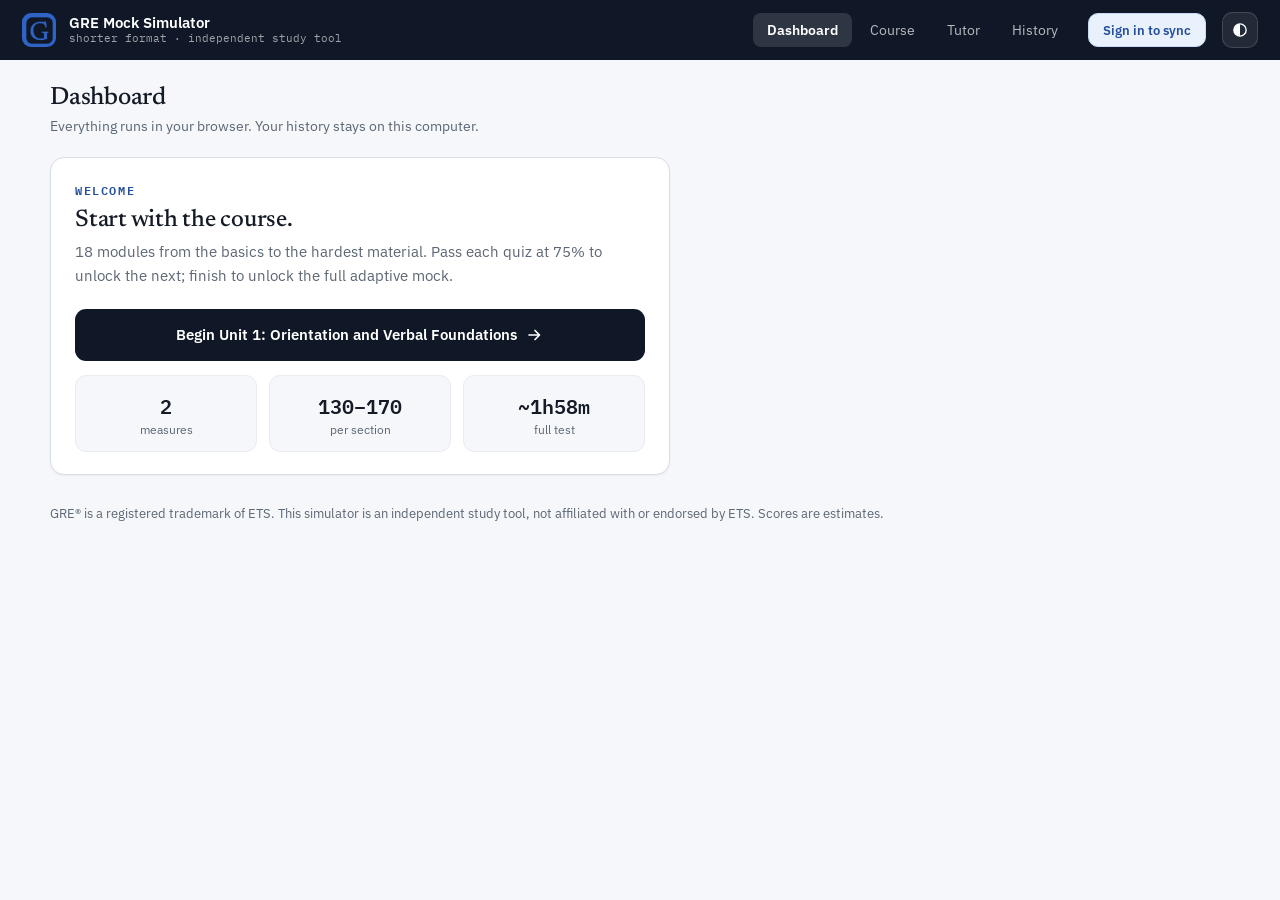
<file: index.html>
<!DOCTYPE html>
<html lang="en">
<head>
<meta charset="UTF-8">
<meta name="viewport" content="width=device-width, initial-scale=1, viewport-fit=cover">
<title>GRE Mock Exam Simulator</title>
<link rel="manifest" href="manifest.webmanifest">
<link rel="apple-touch-icon" href="icons/apple-touch-icon.png">
<meta name="apple-mobile-web-app-capable" content="yes">
<meta name="apple-mobile-web-app-title" content="GRE">
<meta name="apple-mobile-web-app-status-bar-style" content="black-translucent">
<meta name="theme-color" content="#101827">
<script src="js/theme.js"></script>
<link rel="stylesheet" href="css/style.css">
</head>
<body>
<div id="app"></div>

<!-- Question bank -->
<script src="data/essays.js"></script>
<script src="data/verbal-easy.js"></script>
<script src="data/verbal-medium.js"></script>
<script src="data/verbal-hard.js"></script>
<script src="data/verbal-2.js"></script>
<script src="data/passages-2.js"></script>
<script src="data/quant-easy.js"></script>
<script src="data/quant-medium.js"></script>
<script src="data/quant-hard.js"></script>
<script src="data/quant-hard2.js"></script>
<script src="data/quant-topics.js"></script>

<!-- Study course (course-extra grows the quiz pools; must load after the units) -->
<script src="data/course-u1.js"></script>
<script src="data/course-u2.js"></script>
<script src="data/course-u3.js"></script>
<script src="data/course-u4.js"></script>
<script src="data/course-u5.js"></script>
<script src="data/course-extra.js"></script>

<!-- App -->
<script src="js/scoring.js"></script>
<script src="js/ai.js"></script>
<script src="js/calculator.js"></script>
<script src="js/exam.js"></script>
<script src="js/results.js"></script>
<script src="js/tutor.js"></script>
<script src="js/course.js"></script>
<script src="js/sync.js"></script>
<script src="js/app.js"></script>
<script src="js/pwa.js"></script>
</body>
</html>
</file>
<file: css/style.css>
/* GRE Mock Exam Simulator - design system
   Same system as the Network+ redesign, tuned for an academic adaptive test.
   Study mode is editorial and motivating; exam mode is a calm PowerPrep-style
   workspace. Verbal reads in a serif; data and scores speak in mono.
   Fonts are bundled locally (fonts/), no CDN, no network at runtime. */

/* ================= fonts ================= */

@font-face { font-family: "IBM Plex Sans"; font-style: normal; font-weight: 400;
  src: url("../fonts/ibm-plex-sans-400.woff2") format("woff2"); font-display: swap; }
@font-face { font-family: "IBM Plex Sans"; font-style: normal; font-weight: 500;
  src: url("../fonts/ibm-plex-sans-500.woff2") format("woff2"); font-display: swap; }
@font-face { font-family: "IBM Plex Sans"; font-style: normal; font-weight: 600;
  src: url("../fonts/ibm-plex-sans-600.woff2") format("woff2"); font-display: swap; }
@font-face { font-family: "IBM Plex Sans"; font-style: normal; font-weight: 700;
  src: url("../fonts/ibm-plex-sans-700.woff2") format("woff2"); font-display: swap; }
@font-face { font-family: "IBM Plex Mono"; font-style: normal; font-weight: 400;
  src: url("../fonts/ibm-plex-mono-400.woff2") format("woff2"); font-display: swap; }
@font-face { font-family: "IBM Plex Mono"; font-style: normal; font-weight: 500;
  src: url("../fonts/ibm-plex-mono-500.woff2") format("woff2"); font-display: swap; }
@font-face { font-family: "IBM Plex Mono"; font-style: normal; font-weight: 600;
  src: url("../fonts/ibm-plex-mono-600.woff2") format("woff2"); font-display: swap; }
@font-face { font-family: "Newsreader"; font-style: normal; font-weight: 400;
  src: url("../fonts/newsreader-400.woff2") format("woff2"); font-display: swap; }
@font-face { font-family: "Newsreader"; font-style: normal; font-weight: 500;
  src: url("../fonts/newsreader-500.woff2") format("woff2"); font-display: swap; }

/* ================= tokens ================= */

:root {
  --paper: #ffffff;
  --sub: #f5f7fa;
  --sub2: #eef1f6;
  --faint: #e9ecf1;
  --line: #d7dde4;
  --page: #dde2e9;

  --ink: #141a26;
  --muted: #5c6674;

  --headink: #101827;
  --figure-ink: #101827;
  --headink2: #1b2740;
  --exam-head: #0d1420;

  --accent: #2f63c6;
  --accent2: #244f9e;
  --accentsoft: #e9f1fc;
  --accent-border: #c6dbf6;

  /* each measure gets its own hue: verbal blue, quant amber */
  --verbal: #2f63c6;
  --quant: #c47b2a;
  --quantsoft: #f7ecde;

  --good: #177a44;  --goodsoft: #e6f4ec;  --good-border: #b6ddc4;
  --good-tint: #f4faf6; --good-chip: #cfe8d8; --good-row: #d6ebdd;
  --bad: #b32d2d;   --badsoft: #fbeaea;   --bad-border: #e2b4b4;
  --amber: #b0710a; --ambersoft: #fbf1dd; --amber-border: #ecd3a2;
  --amber-soft-border: #f0d9b3;

  /* exam choice selection: flat PowerPrep-style tint, not a card */
  --pick: #dcebfa;
  --pick-border: #9dc0e8;

  /* chrome ink + overlays (white text/glyphs + hover films on permanently-dark chrome) */
  --on-dark: #ffffff;
  --on-dark-85: rgba(255, 255, 255, .85);
  --on-dark-70: rgba(255, 255, 255, .7);
  --on-dark-60: rgba(255, 255, 255, .6);
  --on-dark-55: rgba(255, 255, 255, .55);
  --on-dark-50: rgba(255, 255, 255, .5);
  --on-dark-45: rgba(255, 255, 255, .45);
  --overlay-08: rgba(255, 255, 255, .08);
  --overlay-10: rgba(255, 255, 255, .1);
  --overlay-13: rgba(255, 255, 255, .13);
  --overlay-14: rgba(255, 255, 255, .14);
  --overlay-15: rgba(255, 255, 255, .15);
  --overlay-18: rgba(255, 255, 255, .18);
  --accent-lite: #3f7be0;
  --accent-glow: rgba(63, 123, 224, .35);
  --tbtn-on-bg: rgba(63, 123, 224, .28);
  --next-shadow: rgba(47, 99, 198, .28);

  /* hovers (light-mode hover fills) */
  --headink-hover: #1c2740;
  --exam-head-hover: #18202f;
  --hover-soft: #f2f6fb;
  --accentsoft-hover: #ddebfb;
  --bad-hover: #9d2626;
  --good-hover: #14663a;
  --white-hover: #eef2f8;
  --essaytool-hover: #e3e8f0;
  --tool-line-hover: #c3ccd6;
  --good-tint-hover: #ecf6f0;

  /* semantic inks (text/figure roles, split from surfaces) */
  --pill-ink: #3d4756;
  --hero-eyebrow: #9db6e6;
  --hero-sub: #b9c4da;
  --hero-meta: #c3cee2;
  --amber-ink: #6b5417;
  --good-ink: #2c5a3f;
  --good-border2: #bfe3cd;
  --track-amber: #f0e0c2;
  --good-alt: #5b9a72;
  --directions-ink: #333;
  --marker-border: #444;
  --field-border: #555;
  --field-bg: #ffffff;
  --passage-ink: #20262f;
  --di-border: #333;
  --lesson-ink: #2a3140;

  /* exam surfaces (calculator, banners, veil) */
  --calc-body: #dfe5ec;
  --calc-frame: #8896a8;
  --calc-shadow: rgba(0, 0, 0, .34);
  --calc-display-line: #99a;
  --calc-btn: #f4f6f9;
  --calc-btn-line: #97a3b4;
  --calc-btn-op: #cdd8e6;
  --calc-btn-op-hover: #dbe3ee;
  --good-grad: #1f9455;
  --bad-grad: #c93b3b;
  --veil: rgba(8, 12, 20, .62);

  /* JS-drawn SVG chart inks/fills (rendered on --paper cards).
     Light values are the exact former hardcoded literals — light mode is a no-op. */
  --chart-axis:         #333;     /* axes, baselines, bar/pie outlines, swatch borders */
  --chart-grid:         #ddd;     /* DI gridlines */
  --chart-label:        #333;     /* DI tick / category labels */
  --chart-label-muted:  #555;     /* DI unit tags, figure notes */
  --chart-label-strong: #222;     /* DI pie legend text */
  --chart-stroke:       #222;     /* DI line-series strokes + filled markers */
  --chart-fill-1: #ffffff;  --chart-fill-2: #c8ced6;  --chart-fill-3: #9aa4b0;
  --chart-fill-4: #6b7684;  --chart-fill-5: #3d4854;  --chart-fill-6: #e8ebef;
  --chart-trend-axis:   #8a94a2;  /* results trend baseline */
  --chart-trend-grid:   #e3e7ec;  /* results trend gridlines */

  --r-frame: 16px; --r-card: 14px; --r-ctl: 10px; --r-input: 8px; --r-pill: 999px;

  --shadow-card: 0 1px 2px rgba(16, 24, 40, .05);
  --shadow-frame: 0 1px 2px rgba(16, 24, 40, .05), 0 18px 40px -20px rgba(16, 24, 40, .22);
  --shadow-modal: 0 24px 60px rgba(0, 0, 0, .4);

  --focus-ring: 0 0 0 3px rgba(47, 99, 198, .45);

  /* motion scale: press < micro < state < screen < enter.
     --mo-press is pointer-down acknowledgement (must feel like the control,
     not like a transition); --mo-enter is reserved for the two authored
     arrivals (verdict banners); --mo-step is one beat of sibling stagger. */
  --mo-press: 80ms;
  --mo-micro: 130ms;
  --mo-state: 220ms;
  --mo-theme: 200ms;
  --mo-screen: 300ms;
  --mo-enter: 400ms;
  --mo-step: 40ms;
  --mo-pulse: 720ms;   /* one beat of a repeating attention cue */
  --ease-out: cubic-bezier(.2, .7, .3, 1);
  --ease-in: cubic-bezier(.5, 0, .8, .4);
  /* exponential deceleration — arrivals that settle instead of coasting */
  --ease-settle: cubic-bezier(.16, 1, .3, 1);

  --font-sans: "IBM Plex Sans", system-ui, -apple-system, "Segoe UI", Roboto, sans-serif;
  --font-mono: "IBM Plex Mono", ui-monospace, Consolas, "Courier New", monospace;
  --font-serif: "Newsreader", Georgia, "Times New Roman", serif;
}

/* ================= base ================= */

* { box-sizing: border-box; }

html, body {
  margin: 0; padding: 0; height: 100%;
  font-family: var(--font-sans);
  font-size: 16px;
  color: var(--ink);
  background: var(--sub);
  -webkit-font-smoothing: antialiased;
}

#app {
  height: 100%; display: flex; flex-direction: column;
  /* Standalone on iOS the navy header runs under the status bar. Because
     box-sizing is border-box and height is 100%, this padding is drawn inside
     the height, so the column shrinks by exactly the inset and --headink shows
     through the strip.
     env() is 0px off-iOS, making this a no-op in a browser tab. */
  padding-top: env(safe-area-inset-top);
  background: var(--headink);
}
/* .tophead and .crumb are --headink, but .examhead is --exam-head: a
   deliberately elevated tier, and a different value in BOTH themes. Without
   this the strip would seam against the exam toolbar mid-test — on device, in
   the app's primary use case. Browsers without :has() simply get that seam. */
#app:has(> .examhead) { background: var(--exam-head); }

button { font-family: inherit; cursor: pointer; }
input, select, textarea { font-family: inherit; }

:focus-visible { outline: none; box-shadow: var(--focus-ring); border-radius: 6px; }
button:disabled { opacity: .5; cursor: not-allowed; }

/* Baseline interaction easing for every control that does not declare its own.
   Scoped to interactive elements on purpose: a `*` transition repaints the
   whole document on a theme switch. Components below that redeclare
   `transition` all carry box-shadow so the focus ring still resolves. */
button, summary, input, select, textarea, [tabindex] {
  transition: background-color var(--mo-micro) var(--ease-out),
    border-color var(--mo-micro) var(--ease-out),
    box-shadow var(--mo-micro) var(--ease-out),
    transform var(--mo-press) var(--ease-out);
}

/* Pointer-down: the control gives by a hair and returns. Grouped here so the
   press reads identically everywhere instead of drifting per component. */
.btn:active:not(:disabled),
.tool:active,
.mod-row:active:not(.locked),
.tbtn:active:not(:disabled),
.themebtn:active,
.seg button:active,
.guides button:active,
.essay-toolbar button:active,
.calc-grid button:active,
.calc-transfer:active,
.linkish:active,
.syncpill:active {
  transform: translateY(1px);
  transition-duration: var(--mo-press);
}

/* Theme switch smoothing.
   Deliberately an explicit list of large, static surfaces rather than `*`:
   transitioning every element repaints the whole document at once, which
   janks badly on the exam screens and makes every hover feel slow. Text
   colour is not in the list — inherited colour snaps on children anyway, and
   a half-faded ink is less readable than an instant one. Interactive
   controls redeclare `transition` above and simply change a little faster. */
html, body, #app, .stage,
.tophead, .crumb, .examhead, .substrip, .hairline, .lowtime,
.card, .panel, .progcard, .score-card, .rev-item, .attempt-row, .missrow,
.review-wrap, .stat, .pill, .lockpill, .expl, .rules .rule,
.modal, .modal .tile, .calc, .calc-display, .essay-prompt, .essay-readback,
.recovery-code, .empty .tile, .railhead .tile, .mod-ic, .cmap .dot,
.tbar-track, .progcard .track, .units .useg, .pips i,
.di-table th, .di-table td, .lesson code, .lesson th, .lesson td,
.lesson .keybox, .lesson .warnbox, .lesson .exambox, .lesson .worked {
  transition: background-color var(--mo-theme) var(--ease-out),
    border-color var(--mo-theme) var(--ease-out);
}

.icon { flex: 0 0 auto; }
.mono { font-family: var(--font-mono); }
.serif { font-family: var(--font-serif); }
.hidden { display: none !important; }

/* ================= study chrome ================= */

.tophead {
  display: flex; align-items: center; justify-content: space-between;
  gap: 16px; padding: 0 22px; height: 60px; flex: 0 0 auto;
  background: var(--headink); color: var(--on-dark);
}
.tophead .brandwrap { display: flex; align-items: center; gap: 13px; min-width: 0; }
/* The mark supplies its own field and rounding, so the box is just a clip. */
.tophead .logo {
  width: 34px; height: 34px; flex: 0 0 auto; border-radius: 9px;
  overflow: hidden; display: block;
}
.tophead .logo img { display: block; width: 100%; height: 100%; }
.tophead .names { line-height: 1.15; min-width: 0; }
.tophead .pname { font-size: 14.5px; font-weight: 600; white-space: nowrap; }
.tophead .psub { font-family: var(--font-mono); font-size: 11px; opacity: .6; white-space: nowrap; }
.topnav { display: flex; align-items: center; gap: 4px; flex-wrap: wrap; }
.topnav button {
  background: none; border: none; color: var(--on-dark-70);
  font-size: 13.5px; padding: 8px 14px; border-radius: 8px;
  transition: background-color var(--mo-micro) var(--ease-out),
    color var(--mo-micro) var(--ease-out),
    box-shadow var(--mo-micro) var(--ease-out);
}
.topnav button:hover { color: var(--on-dark); background: var(--overlay-08); }
.topnav button.on { background: var(--overlay-13); color: var(--on-dark); font-weight: 600; }

/* ---- sync ---- */
.topright { display: flex; align-items: center; gap: 16px; min-width: 0; }
.syncwrap { display: flex; align-items: center; gap: 10px; }
.syncwrap .syncbtn { min-height: 34px; padding: 7px 14px; font-size: 13px; }
.syncwrap .syncnote {
  font-family: var(--font-mono); font-size: 11px; color: var(--amber);
  white-space: nowrap;
}
.syncpill {
  display: inline-flex; align-items: center; gap: 8px;
  background: var(--overlay-08); border: 1px solid var(--overlay-14);
  color: var(--on-dark); border-radius: var(--r-pill); padding: 6px 13px 6px 11px;
  font-size: 13px; font-weight: 600; max-width: 190px;
  transition: background-color var(--mo-micro) var(--ease-out),
    box-shadow var(--mo-micro) var(--ease-out),
    transform var(--mo-press) var(--ease-out);
}
.syncpill:hover { background: var(--overlay-14); }
.syncpill .u { overflow: hidden; text-overflow: ellipsis; white-space: nowrap; }
.syncpill .dot { width: 8px; height: 8px; border-radius: 50%; flex: 0 0 auto; background: var(--muted); }
.syncpill .dot.idle { background: var(--good); }
.syncpill .dot.offline { background: var(--muted); }
.syncpill .dot.error { background: var(--bad); }
.syncpill .dot.syncing { background: var(--amber); animation: syncpulse 1s var(--ease-out) infinite; }
@keyframes syncpulse { 50% { opacity: .3; } }

.themebtn {
  flex: 0 0 auto;
  display: inline-flex; align-items: center; justify-content: center;
  width: 36px; height: 36px; padding: 0;
  background: var(--overlay-08); border: 1px solid var(--overlay-14);
  color: var(--on-dark); border-radius: var(--r-ctl);
  font-size: 16px; line-height: 1;
  transition: background-color var(--mo-micro) var(--ease-out),
    box-shadow var(--mo-micro) var(--ease-out),
    transform var(--mo-press) var(--ease-out);
}
.themebtn:hover { background: var(--overlay-14); }
/* The glyph node is replaced on every theme change, so this entrance fires
   exactly when the theme lands — the mark arrives with the surfaces it names. */
.themebtn svg { display: block; animation: markin var(--mo-state) var(--ease-settle) both; }
@keyframes markin { from { opacity: 0; transform: scale(.55) rotate(-25deg); } }

/* auth modal (Task 6) */
.authtabs { display: flex; gap: 6px; margin-bottom: 16px; }
.authtabs button {
  flex: 1; padding: 9px; border-radius: var(--r-input); border: 1px solid var(--line);
  background: var(--sub); color: var(--muted); font-size: 13.5px; font-weight: 600;
}
.authtabs button.on { background: var(--accentsoft); border-color: var(--accent-border); color: var(--accent2); }
.authfield { margin-bottom: 12px; }
.authfield label { display: block; font-size: 12.5px; font-weight: 600; color: var(--ink); margin-bottom: 5px; }
.authfield input {
  width: 100%; padding: 10px 12px; border: 1px solid var(--line);
  border-radius: var(--r-input); font-size: 14px; background: var(--paper); color: var(--ink);
}
/* segmented six-cell PIN entry: cells are visual only; one opacity:0 input
   sits over the whole row as the source of truth + full-width hit target */
.pinfield .pin-wrap { position: relative; display: inline-block; }
.pin-cells { display: flex; gap: 8px; }
.pin-cell {
  width: 42px; height: 42px;
  display: flex; align-items: center; justify-content: center;
  border: 1px solid var(--line); background: var(--paper);
  border-radius: var(--r-input);
  font-family: var(--font-mono); font-size: 20px; line-height: 1; color: var(--ink);
  transition: border-color var(--mo-micro) var(--ease-out), box-shadow var(--mo-micro) var(--ease-out),
    background-color var(--mo-micro) var(--ease-out);
}
/* masked cell: larger, soft-gray dot (bank PIN-pad look). The briefly-revealed
   real digit keeps the base --ink color + 20px size for contrast. */
.pin-cell.masked { color: var(--muted); font-size: 30px; }
.pin-cell.active { border-color: var(--accent); background: var(--accentsoft); box-shadow: var(--focus-ring); }
.pin-wrap input.pin-input {
  position: absolute; inset: 0; width: 100%; height: 100%;
  margin: 0; padding: 0; border: 0; background: transparent;
  opacity: 0; caret-color: transparent; cursor: text; font-size: 16px; /* 16px avoids iOS focus zoom */
}
.autherr { color: var(--bad); font-size: 12.5px; margin: 4px 0 0; min-height: 1em; }
.authlink { margin-top: 4px; }
.ts-container { margin: 10px 0; min-height: 0; }
.recovery-code {
  font-family: var(--font-mono); font-size: 22px; font-weight: 600; letter-spacing: .12em;
  text-align: center; padding: 16px; margin: 14px 0;
  background: var(--sub); border: 1px solid var(--line); border-radius: var(--r-input);
  word-break: break-all;
}
.recovery-warn { color: var(--amber); font-size: 13px; }
.syncmeta { color: var(--muted); font-size: 13px; }

.crumb {
  display: flex; align-items: center; gap: 11px;
  height: 56px; flex: 0 0 auto; padding: 0 22px;
  background: var(--headink); color: var(--on-dark); font-size: 13.5px;
}
.crumb button {
  display: inline-flex; align-items: center; gap: 8px;
  background: none; border: none; color: var(--on-dark-60);
  font-size: 13.5px; padding: 6px; border-radius: 7px;
}
.crumb button:hover { color: var(--on-dark); background: var(--overlay-08); }
.crumb .sep { opacity: .4; }
.crumb .cur { font-weight: 600; }
.crumb .right { margin-left: auto; font-family: var(--font-mono); font-size: 12px; opacity: .75; }

/* ================= exam chrome (PowerPrep-style toolbar) ================= */

.examhead {
  display: flex; align-items: center; justify-content: space-between;
  gap: 16px; padding: 0 18px; height: 54px; flex: 0 0 auto;
  background: var(--exam-head); color: var(--on-dark);
}
.examhead .etitle { font-size: 13px; font-weight: 600; }
.examhead .enote {
  font-family: var(--font-mono); font-size: 10.5px; color: var(--on-dark-45);
}
.examhead .note-right {
  font-family: var(--font-mono); font-size: 12px; color: var(--on-dark-55);
}
.examhead .ro { text-align: right; }
.examhead .ro .lbl {
  display: block; font-size: 10px; text-transform: uppercase;
  letter-spacing: .1em; color: var(--on-dark-50);
}
.examhead .ro .val {
  font-family: var(--font-mono); font-size: 17px; font-weight: 600;
  font-variant-numeric: tabular-nums;
}

.toolbar { display: flex; align-items: center; gap: 2px; }
.tbtn {
  display: flex; flex-direction: column; align-items: center; gap: 2px;
  padding: 6px 9px; border: none; border-radius: 7px;
  background: none; color: var(--on-dark-85);
  transition: background-color var(--mo-micro) var(--ease-out),
    color var(--mo-micro) var(--ease-out),
    opacity var(--mo-micro) var(--ease-out),
    box-shadow var(--mo-micro) var(--ease-out),
    transform var(--mo-press) var(--ease-out);
}
.tbtn .lb { font-size: 9.5px; }
.tbtn:hover:not(:disabled) { background: var(--overlay-10); }
.tbtn:disabled { opacity: .45; cursor: not-allowed; }
.tbtn.wide { padding: 6px 11px; }
.tbtn.marked { background: var(--amber); color: var(--on-dark); }
.tbtn.on { background: var(--tbtn-on-bg); color: var(--on-dark); }
.tbtn.next { background: var(--accent); color: var(--on-dark); }
.tbtn.next:hover:not(:disabled) { background: var(--accent-lite); }
.toolsep { width: 1px; align-self: stretch; margin: 8px 6px; background: var(--overlay-15); }

/* sub-strip: question counter + hideable timer */
.substrip {
  display: flex; align-items: center; justify-content: space-between;
  gap: 12px; flex: 0 0 auto; padding: 8px 20px;
  background: var(--sub2); border-bottom: 1px solid var(--line);
  font-size: 13px;
}
.substrip .qcount { display: inline-flex; align-items: center; gap: 7px; font-weight: 700; }
.substrip .qcount .fl { color: var(--amber); }
.substrip .right { display: flex; align-items: center; gap: 12px; }
.substrip .hidebtn {
  background: none; border: none; padding: 2px 4px;
  color: var(--accent2); font-size: 13px; text-decoration: underline;
}
.substrip .hidebtn:hover { color: var(--accent); }
.substrip .hidebtn:disabled { color: var(--muted); text-decoration: underline; }
.substrip .timer {
  font-family: var(--font-mono); font-weight: 700;
  font-variant-numeric: tabular-nums; min-width: 54px; text-align: right;
}
/* Five-minute warning. Three pulses announce the mark, then the clock settles
   into a steady red it can hold for the rest of the section — a hard blink
   running for five straight minutes is a distraction, not a warning. */
.substrip .timer.low {
  color: var(--bad);
  animation: timerwarn var(--mo-pulse) var(--ease-out) 3 both;
}
@keyframes timerwarn { 40% { opacity: .34; } }

.lowtime {
  display: flex; align-items: center; gap: 10px; flex: 0 0 auto;
  background: var(--badsoft); border-bottom: 1px solid var(--bad-border);
  color: var(--bad); padding: 11px 20px;
  font-size: 13.5px; font-weight: 600;
  /* unhidden mid-section: it resolves in place rather than snapping into flow */
  animation: lowbarin var(--mo-state) var(--ease-settle) both;
}
@keyframes lowbarin { from { opacity: 0; transform: translateY(-4px); } }

.hairline { height: 3px; flex: 0 0 auto; background: var(--sub2); }
.hairline > i {
  display: block; height: 100%; background: var(--accent);
  transition: width var(--mo-state) var(--ease-settle);
}

/* ================= stage ================= */

.stage { flex: 1; overflow: auto; background: var(--sub); }
/* Bottom inset keeps scrolled content clear of the iPhone home indicator.
   The variant rules below redeclare the padding shorthand at higher
   specificity, so they must carry the env() term too or the inset silently
   vanishes on exactly the most scroll-heavy screens in the app. */
.stage-inner {
  max-width: 980px; margin: 0 auto;
  padding: 26px 30px calc(40px + env(safe-area-inset-bottom));
}
.stage-inner.wide { max-width: 1240px; }
.stage-inner.reader { max-width: 800px; padding: 34px 30px calc(40px + env(safe-area-inset-bottom)); }
.stage-inner.exam { max-width: 1020px; padding: 22px 30px calc(34px + env(safe-area-inset-bottom)); }
.stage-inner.exam.splitwide { max-width: 1180px; }
.screen-in { animation: dashin var(--mo-screen) var(--ease-settle) both; }
@keyframes dashin { from { opacity: 0; transform: translateY(7px); } }
/* Exam screens do not travel. Test-delivery software cuts between questions;
   anything that slides reads as a website and breaks the PowerPrep illusion. */
.stage-inner.exam.screen-in { animation: fadein var(--mo-micro) var(--ease-out) both; }
@keyframes fadein { from { opacity: 0; } }

.screen-title {
  font-family: var(--font-serif);
  font-size: 25px; font-weight: 500; letter-spacing: -.01em; margin: 0 0 4px;
}
.screen-title:focus, .screen-title:focus-visible,
.lesson-h1:focus, .lesson-h1:focus-visible { outline: none; box-shadow: none; }
.screen-sub { color: var(--muted); font-size: 14px; line-height: 1.6; margin: 0 0 20px; }
.footnote { color: var(--muted); font-size: 12.5px; line-height: 1.6; margin-top: 28px; }
.eyebrow {
  font-family: var(--font-mono); font-size: 11.5px; font-weight: 600;
  text-transform: uppercase; letter-spacing: .14em; color: var(--accent2);
}

/* ================= buttons ================= */

.btn {
  display: inline-flex; align-items: center; justify-content: center; gap: 9px;
  min-height: 44px; padding: 13px 20px;
  border-radius: var(--r-ctl); border: 1px solid transparent;
  background: var(--headink); color: var(--on-dark);
  font-size: 14.5px; font-weight: 600; line-height: 1;
  transition: background-color var(--mo-micro) var(--ease-out),
    border-color var(--mo-micro) var(--ease-out),
    box-shadow var(--mo-micro) var(--ease-out),
    transform var(--mo-press) var(--ease-out);
}
.btn:hover:not(:disabled) { background: var(--headink-hover); }
.btn.exam { background: var(--exam-head); }
.btn.exam:hover:not(:disabled) { background: var(--exam-head-hover); }
.btn.secondary { background: var(--paper); border-color: var(--line); color: var(--ink); }
.btn.secondary:hover:not(:disabled) { background: var(--hover-soft); }
.btn.soft { background: var(--accentsoft); border-color: var(--accent-border); color: var(--accent2); }
.btn.soft:hover:not(:disabled) { background: var(--accentsoft-hover); }
.btn.accent { background: var(--accent); color: var(--on-dark); }
.btn.accent:hover:not(:disabled) { background: var(--accent2); }
.btn.danger { background: var(--bad); color: var(--on-dark); }
.btn.danger:hover:not(:disabled) { background: var(--bad-hover); }
.btn.danger-outline { background: var(--paper); border-color: var(--bad-border); color: var(--bad); }
.btn.danger-outline:hover:not(:disabled) { background: var(--badsoft); }
.btn.good { background: var(--good); color: var(--on-dark); }
.btn.good:hover:not(:disabled) { background: var(--good-hover); }
.btn.white { background: var(--on-dark); color: var(--headink); }
.btn.white:hover:not(:disabled) { background: var(--white-hover); }
.btn.wide { width: 100%; }
.btn.big { padding: 16px; border-radius: 11px; font-size: 15px; }
.btnrow { display: flex; gap: 12px; margin-top: 20px; flex-wrap: wrap; }

.linkish {
  background: none; border: none; color: var(--accent2);
  font-size: 13px; font-weight: 600; padding: 6px 8px; border-radius: 6px;
}
.linkish:hover { background: var(--accentsoft); }

/* ================= cards, pills ================= */

.card {
  background: var(--paper); border: 1px solid var(--line);
  border-radius: var(--r-card); box-shadow: var(--shadow-card);
  padding: 22px 24px; margin-bottom: 16px;
}
.card > h3 { margin: 0 0 14px; font-size: 15px; font-weight: 600; }
.card p, .card li { font-size: 14.5px; line-height: 1.6; }
.card > p:last-child { margin-bottom: 0; }
.cardhead {
  display: flex; align-items: center; justify-content: space-between;
  gap: 12px; margin-bottom: 14px;
}
.cardhead h3 { margin: 0; font-size: 16px; font-weight: 600; }

.pill {
  display: inline-flex; align-items: center; gap: 5px;
  font-family: var(--font-mono); font-size: 11.5px;
  background: var(--sub2); border: 1px solid var(--faint);
  border-radius: 6px; padding: 3px 9px; color: var(--pill-ink); white-space: nowrap;
}
.pill.good { background: var(--goodsoft); border-color: var(--good-chip); color: var(--good); font-weight: 600; }
.pill.bad { background: var(--badsoft); border-color: var(--bad-border); color: var(--bad); font-weight: 600; }
.pill.amber { background: var(--ambersoft); border-color: var(--amber-soft-border); color: var(--amber); font-weight: 600; }
.pill.accent { background: var(--accentsoft); border-color: var(--accent-border); color: var(--accent2); font-weight: 600; }
.pillrow { display: flex; gap: 6px; flex-wrap: wrap; margin-bottom: 16px; }

.lockpill {
  display: inline-flex; align-items: center; gap: 7px;
  font-size: 12.5px; font-weight: 600; color: var(--muted);
  background: var(--sub2); border: 1px solid var(--line);
  padding: 5px 11px; border-radius: var(--r-pill);
}
.lockpill.good { background: var(--goodsoft); border-color: var(--good-chip); color: var(--good); }

.expl {
  background: var(--sub); border-left: 4px solid var(--accent);
  border-radius: 0 8px 8px 0; padding: 12px 16px; margin-top: 12px;
  font-size: 14px; line-height: 1.55;
}
.expl .tip { margin-top: 8px; color: var(--amber); }

/* ================= dashboard ================= */

.dash { display: grid; grid-template-columns: 1.9fr minmax(300px, 1fr); gap: 24px; align-items: start; }
.dash-main { display: flex; flex-direction: column; gap: 20px; min-width: 0; }
.dash-rail { display: flex; flex-direction: column; gap: 16px; }
@media (max-width: 900px) { .dash { grid-template-columns: 1fr; } }

/* The dashboard is the one editorial surface in the app, so its two columns
   resolve top-down instead of arriving as a slab. Capped at four beats
   (160ms) so the whole gesture finishes inside the screen transition. */
.dash-main > *, .dash-rail > * { animation: cardin var(--mo-state) var(--ease-settle) both; }
.dash-main > :nth-child(2), .dash-rail > :nth-child(2) { animation-delay: var(--mo-step); }
.dash-main > :nth-child(3), .dash-rail > :nth-child(3) { animation-delay: calc(var(--mo-step) * 2); }
.dash-main > :nth-child(4), .dash-rail > :nth-child(4) { animation-delay: calc(var(--mo-step) * 3); }
.dash-main > :nth-child(n+5), .dash-rail > :nth-child(n+5) { animation-delay: calc(var(--mo-step) * 4); }
@keyframes cardin { from { opacity: 0; transform: translateY(5px); } }

.hero {
  position: relative; overflow: hidden;
  background: linear-gradient(135deg, var(--headink), var(--headink2));
  border-radius: var(--r-frame); padding: 26px 28px; color: var(--on-dark);
}
.hero::before {
  content: ""; position: absolute; right: -40px; top: -40px;
  width: 220px; height: 220px; border-radius: 50%;
  background: radial-gradient(circle, var(--accent-glow), transparent 68%);
}
.hero .inner { position: relative; }
.hero .eyebrow { color: var(--hero-eyebrow); }
.hero .splitrow {
  display: flex; align-items: flex-end; justify-content: space-between;
  gap: 20px; margin-top: 12px; flex-wrap: wrap;
}
.hero .unit { font-size: 13px; color: var(--hero-sub); margin-bottom: 4px; }
.hero h2 {
  margin: 0; font-family: var(--font-serif);
  font-size: 27px; font-weight: 500; letter-spacing: -.01em; line-height: 1.15;
}
.hero .meta {
  display: flex; align-items: center; gap: 16px; flex-wrap: wrap;
  margin-top: 12px; font-size: 13px; color: var(--hero-meta);
}
.hero .meta span { display: inline-flex; align-items: center; gap: 6px; }

.units { display: flex; gap: 6px; margin-bottom: 10px; }
.units .u { flex: 1; }
.units .useg { height: 12px; border-radius: 6px; background: var(--sub2); border: 1px solid var(--faint); }
.units .u.done .useg { background: var(--good); border-color: var(--good); }
.units .u.cur .useg { border-color: transparent; }
.units .ulbl {
  display: block; text-align: center; margin-top: 6px;
  font-family: var(--font-mono); font-size: 10px; color: var(--muted);
}
.units .u.done .ulbl { color: var(--good); font-weight: 600; }
.units .u.cur .ulbl { color: var(--accent2); font-weight: 600; }

.readyfoot {
  display: flex; align-items: baseline; justify-content: space-between;
  gap: 14px; margin-top: 14px;
}
.readyfoot .msg { font-size: 13.5px; color: var(--muted); }
.readyfoot .num { font-family: var(--font-mono); white-space: nowrap; }
.readyfoot .num b { font-size: 22px; font-weight: 700; color: var(--ink); }
.readyfoot .num span { font-size: 13px; color: var(--muted); }

/* recent diagnostic scores: paired V/Q bars per attempt */
.vqlegend { display: flex; gap: 14px; font-size: 12.5px; }
.vqlegend span { display: inline-flex; align-items: center; gap: 6px; }
.vqlegend i { width: 11px; height: 11px; border-radius: 3px; display: inline-block; }
.vqlegend i.v { background: var(--verbal); }
.vqlegend i.q { background: var(--quant); }

.vqchart {
  display: flex; align-items: flex-end; gap: 6px;
  height: 112px; border-bottom: 1px solid var(--faint);
}
.vqchart .grp {
  flex: 1; display: flex; flex-direction: column; align-items: center;
  justify-content: flex-end; gap: 6px; height: 100%;
}
.vqchart .bars {
  display: flex; gap: 3px; align-items: flex-end;
  justify-content: center; width: 100%; height: 100%;
}
.vqchart .bars i { width: 16px; border-radius: 4px 4px 0 0; min-height: 3px; }
.vqchart .bars i.v { background: var(--verbal); }
.vqchart .bars i.q { background: var(--quant); }
.vqchart .lbl { font-family: var(--font-mono); font-size: 11px; color: var(--muted); }
.takeaway { font-size: 12.5px; color: var(--muted); margin-top: 10px; line-height: 1.5; }

.railhead { display: flex; align-items: center; gap: 10px; }
.railhead .tile {
  width: 38px; height: 38px; flex: 0 0 auto; border-radius: 10px;
  display: flex; align-items: center; justify-content: center;
}
.railhead .tile.bad { background: var(--badsoft); color: var(--bad); }
.railhead .tile.good { background: var(--goodsoft); color: var(--good); }
.railhead .lbl { font-size: 13px; color: var(--muted); }
.railhead .val { font-size: 15px; font-weight: 600; }

.cmap { display: flex; flex-direction: column; gap: 11px; }
.cmap .row { display: flex; align-items: center; gap: 11px; font-size: 13.5px; }
.cmap .dot {
  width: 22px; height: 22px; flex: 0 0 auto; border-radius: 50%;
  display: inline-flex; align-items: center; justify-content: center;
  background: var(--sub2); border: 1px solid var(--line); color: var(--muted);
}
.cmap .row.done .dot { background: var(--good); border-color: var(--good); color: var(--on-dark); }
.cmap .row.cur { font-weight: 600; }
.cmap .row.cur .dot { background: var(--accent); border-color: var(--accent); color: var(--on-dark); }
.cmap .row.locked { color: var(--muted); }
.cmap .nm { flex: 1; }
.cmap .st { font-family: var(--font-mono); font-size: 11px; }
.cmap .row.done .st { color: var(--good); font-weight: 600; }
.cmap .row.cur .st { color: var(--accent2); }

.tools { display: flex; flex-direction: column; gap: 10px; }
.tool {
  display: flex; align-items: center; gap: 12px; width: 100%; text-align: left;
  background: var(--paper); border: 1px solid var(--line);
  border-radius: 12px; padding: 14px 16px;
  transition: background-color var(--mo-micro) var(--ease-out),
    border-color var(--mo-micro) var(--ease-out),
    box-shadow var(--mo-micro) var(--ease-out),
    transform var(--mo-press) var(--ease-out);
}
.tool:hover { background: var(--hover-soft); border-color: var(--tool-line-hover); }
/* the chevron leans toward the destination on hover */
.tool .chev { transition: transform var(--mo-state) var(--ease-settle); }
.tool:hover .chev { transform: translateX(3px); }
.tool .tile {
  width: 34px; height: 34px; flex: 0 0 auto; border-radius: 9px;
  background: var(--accentsoft); color: var(--accent2);
  display: flex; align-items: center; justify-content: center;
}
.tool .txt { flex: 1; min-width: 0; }
.tool .t1 { display: block; font-size: 14px; font-weight: 600; }
.tool .t2 { display: block; font-size: 12px; color: var(--muted); }
.tool .chev { color: var(--muted); }

.statgrid { display: flex; gap: 12px; margin-top: 14px; }
.stat {
  flex: 1; text-align: center; padding: 14px 8px;
  background: var(--sub); border: 1px solid var(--faint); border-radius: 11px;
}
.stat .v { font-family: var(--font-mono); font-size: 20px; font-weight: 700; }
.stat .l { font-size: 12px; color: var(--muted); }
.stat.good { background: var(--goodsoft); border-color: var(--good-chip); }
.stat.good .v { color: var(--good); }

.panel { border-radius: var(--r-card); padding: 22px 24px; }
.panel.amber { background: var(--ambersoft); border: 1px solid var(--amber-soft-border); }
.panel.good { background: var(--goodsoft); border: 1px solid var(--good-border2); text-align: center; padding: 24px; }
.panel .flag {
  display: flex; align-items: center; gap: 9px;
  font-family: var(--font-mono); font-size: 13px; font-weight: 600;
  text-transform: uppercase; letter-spacing: .06em; color: var(--amber);
}
.panel h3 { font-size: 20px; font-weight: 700; margin: 10px 0 4px; }
.panel p { font-size: 14px; margin: 0; }
.panel.amber p { color: var(--amber-ink); }
.panel.good p { color: var(--good-ink); margin: 8px 0 20px; }
/* one pip per exam section: shows how far the paused attempt got */
.pips { display: flex; gap: 5px; margin: 16px 0 20px; }
.pips i { flex: 1; height: 8px; border-radius: 4px; background: var(--track-amber); }
.pips i.done { background: var(--good); }
.pips i.cur { background: var(--amber); }
.panel .bigtile {
  width: 52px; height: 52px; border-radius: 14px; margin-bottom: 12px;
  background: var(--good); color: var(--on-dark);
  display: inline-flex; align-items: center; justify-content: center;
}
.panel .ctitle { font-family: var(--font-serif); font-size: 22px; font-weight: 500; }
.panel .cmeta { font-family: var(--font-mono); font-size: 12.5px; color: var(--good-ink); margin-top: 12px; }

/* ================= exam question body ================= */

.directions {
  font-style: italic; color: var(--directions-ink); font-size: 14px;
  line-height: 1.5; margin-bottom: 16px;
}

.qtext {
  font-family: var(--font-serif);
  font-size: 18px; line-height: 1.7; color: var(--ink);
}
.qtext p { margin: 0 0 12px; }
.qtext p:last-child { margin-bottom: 0; }

/* the filled blank inside a Text Completion sentence */
.tcblank {
  display: inline-block; min-width: 110px; padding: 0 6px;
  border-bottom: 1.5px solid var(--ink); text-align: center;
  font-weight: 600; color: var(--accent2);
}

.choices { display: flex; flex-direction: column; gap: 2px; margin-top: 20px; }
.choice {
  display: flex; align-items: center; gap: 12px;
  width: 100%; min-height: 44px; padding: 10px 12px; text-align: left;
  background: none; border: 1px solid transparent; border-radius: 5px;
  font-family: var(--font-serif); font-size: 16.5px; line-height: 1.5; color: var(--ink);
  transition: background-color var(--mo-micro) var(--ease-out),
    border-color var(--mo-micro) var(--ease-out),
    opacity var(--mo-micro) var(--ease-out),
    box-shadow var(--mo-micro) var(--ease-out);
}
.choice:hover:not(.ro) { background: var(--hover-soft); }
.choice.selected { background: var(--pick); border-color: var(--pick-border); }
/* The pick registers under the finger, before the handler runs. Rows never
   move — displacing serif text mid-read is worse than no feedback at all. */
.choice:active:not(.ro) { background-color: var(--pick); transition-duration: var(--mo-press); }
.choice .ctext { flex: 1; min-width: 0; }

/* markers come from the engine: oval = pick one, square = pick one-or-more / SE two */
.choice .oval, .choice .sqr {
  flex: 0 0 auto; border: 2px solid var(--marker-border); background: var(--field-bg);
  display: inline-flex; align-items: center; justify-content: center;
  color: transparent;
  transition: background-color var(--mo-press) var(--ease-out),
    border-color var(--mo-press) var(--ease-out),
    color var(--mo-press) var(--ease-out);
}
.choice .oval { width: 30px; height: 20px; border-radius: 50%; }
.choice .sqr { width: 20px; height: 20px; border-radius: 3px; }
/* Marked in the paper colour, not --on-dark. The fill is --ink, which inverts
   with the theme, so a fixed near-white glyph left the tick on a Sentence
   Equivalence / multi-answer box at ~1.03:1 in dark and night — you could not
   see which boxes you had ticked. --paper inverts with --ink and stays >13:1
   in all three themes. */
.choice.selected .oval, .choice.selected .sqr { background: var(--ink); color: var(--paper); }
/* The tick lands into the filled box rather than blinking on with it.
   A transition (not a keyframe) so a re-rendered answered question paints
   already-ticked instead of replaying the mark on every back-navigation. */
.choice .sqr .icon { transform: scale(.5); transition: transform var(--mo-state) var(--ease-settle); }
.choice.selected .sqr .icon,
.choice.correct .sqr .icon,
.choice.wrongpick .sqr .icon { transform: scale(1); }
.choice.dim { opacity: .65; }
.choice .maxhint {
  margin-left: auto; flex: 0 0 auto;
  font-family: var(--font-mono); font-size: 11.5px; color: var(--muted);
}

/* review states pair color with an icon + tag, never color alone */
.choice.ro { cursor: default; }
.choice.correct { background: var(--goodsoft); border-color: var(--good-border); }
.choice.correct .oval, .choice.correct .sqr { background: var(--good); border-color: var(--good); color: var(--on-dark); }
.choice.wrongpick { background: var(--badsoft); border-color: var(--bad-border); }
.choice.wrongpick .oval, .choice.wrongpick .sqr { background: var(--bad); border-color: var(--bad); color: var(--on-dark); }
.choice .tag {
  margin-left: auto; flex: 0 0 auto;
  display: inline-flex; align-items: center; gap: 5px;
  font-family: var(--font-sans); font-size: 12px; font-weight: 700; white-space: nowrap;
}
.choice.correct .tag { color: var(--good); }
.choice.wrongpick .tag { color: var(--bad); }

.selcount { font-family: var(--font-mono); font-size: 12px; color: var(--muted); margin-top: 14px; }

/* multi-blank Text Completion: one column of choices per blank */
.blank-cols { display: flex; gap: 16px; margin-top: 20px; flex-wrap: wrap; }
.blank-col { flex: 1; min-width: 180px; }
.blank-col h4 {
  margin: 0 0 8px;
  font-family: var(--font-mono); font-size: 11px; font-weight: 600;
  text-transform: uppercase; letter-spacing: .06em; color: var(--muted);
}
.blank-col .choice { font-size: 15.5px; }

/* Quantitative Comparison */
.qc-info { font-family: var(--font-serif); font-size: 16px; text-align: center; margin-bottom: 12px; }
.qc-table { width: 100%; max-width: 560px; margin: 6px auto 4px; border-collapse: collapse; }
.qc-table th { font-family: var(--font-sans); font-size: 15px; font-weight: 600; padding: 8px; width: 50%; }
.qc-table td { text-align: center; padding: 8px; font-family: var(--font-mono); font-size: 18px; }
.qc-line { border: none; border-top: 1px solid var(--line); max-width: 560px; margin: 12px auto; }
.choices.qc { max-width: 640px; margin-left: auto; margin-right: auto; }
.choices.qc .choice { font-family: var(--font-sans); font-size: 15.5px; align-items: flex-start; }
.choices.qc .oval { margin-top: 2px; }

/* Numeric entry */
.numentry { display: flex; align-items: center; gap: 10px; margin-top: 16px; }
.numentry input {
  font-family: var(--font-mono); font-size: 18px;
  padding: 9px 11px; width: 130px;
  border: 1.5px solid var(--field-border); border-radius: 4px; background: var(--field-bg); color: var(--ink);
}
.numentry .unit { font-size: 17px; }
.fracbar { display: inline-flex; flex-direction: column; align-items: center; gap: 5px; }
.fracbar input { width: 120px; text-align: center; padding: 8px; }
.fracbar hr { width: 120px; border: none; border-top: 2px solid var(--ink); margin: 0; }
.fracnote { font-family: var(--font-mono); font-size: 12px; color: var(--muted); margin-top: 12px; }
.correct-answer { margin-top: 14px; font-size: 15px; }

/* split screen: passage / data on the left, question on the right */
.split { display: grid; grid-template-columns: 1fr 1px 1fr; gap: 0 24px; }
.split .divider { background: var(--line); }
.passage { max-height: 460px; overflow-y: auto; padding-right: 8px; }
.passage-label {
  font-family: var(--font-mono); font-size: 12px; color: var(--muted);
  text-transform: uppercase; letter-spacing: .06em; margin-bottom: 8px;
}
.passage .ptext {
  font-family: var(--font-serif); font-size: 15.5px; line-height: 1.7; color: var(--passage-ink);
}
.passage .ptext p { margin: 0 0 12px; }
.passage .ptext p:last-child { margin-bottom: 0; }
@media (max-width: 900px) {
  .split { grid-template-columns: 1fr; gap: 18px; }
  .split .divider { height: 1px; width: 100%; }
  .passage { max-height: 320px; }
}

.figure { text-align: center; margin: 16px 0; }
.figure svg { max-width: 100%; height: auto; }

/* Data Interpretation display */
.di-table { border-collapse: collapse; width: 100%; margin: 10px 0; font-family: var(--font-sans); font-size: 14px; }
.di-table caption { font-weight: 600; font-size: 13.5px; padding-bottom: 6px; }
.di-table th, .di-table td { border: 1px solid var(--di-border); padding: 6px 10px; text-align: center; }
.di-table th { background: var(--sub2); font-weight: 600; }
.chartbox { margin: 12px 0; }
.chartbox .ctitle { text-align: center; font-weight: 600; font-size: 13.5px; margin-bottom: 6px; }
.chartbox svg { width: 100%; height: auto; }

/* ================= essay editor ================= */

.essay-wrap { display: flex; flex-direction: column; gap: 10px; }
.essay-prompt {
  background: var(--sub); border: 1px solid var(--line);
  border-radius: 10px; padding: 14px 18px;
}
.essay-prompt p { margin: 0; }
.essay-prompt p:first-child {
  font-family: var(--font-serif); font-size: 15.5px; line-height: 1.55; font-weight: 500;
}
.essay-prompt p + p { margin-top: 8px; font-size: 13px; color: var(--muted); line-height: 1.5; }
.essay-toolbar { display: flex; gap: 6px; align-items: center; flex-wrap: wrap; }
.essay-toolbar button {
  background: var(--sub2); border: 1px solid var(--line); border-radius: 6px;
  padding: 8px 13px; font-size: 13px; color: var(--ink); min-height: 36px;
}
.essay-toolbar button:hover { background: var(--essaytool-hover); }
.essay-toolbar .wc {
  margin-left: auto; font-family: var(--font-mono);
  font-size: 12.5px; color: var(--muted);
}
.essay-box {
  width: 100%; min-height: 340px; resize: vertical;
  border: 1.5px solid var(--field-border); border-radius: 6px; padding: 14px 16px;
  font-family: var(--font-sans); font-size: 15.5px; line-height: 1.6; color: var(--ink);
  background: var(--paper);
  transition: background-color var(--mo-theme) var(--ease-out),
    border-color var(--mo-micro) var(--ease-out),
    box-shadow var(--mo-micro) var(--ease-out);
}
.essay-box:focus-visible { border-color: var(--accent); box-shadow: var(--focus-ring); }

/* ================= section review table ================= */

.review-wrap { border: 1px solid var(--line); border-radius: 10px; overflow: hidden; }
.review-table { width: 100%; border-collapse: collapse; font-size: 13.5px; }
.review-table th {
  background: var(--sub2); text-align: left; padding: 9px 14px;
  font-family: var(--font-mono); font-size: 12px; font-weight: 600; letter-spacing: .04em;
}
.review-table th:last-child { text-align: center; }
.review-table td { padding: 9px 14px; border-top: 1px solid var(--faint); }
.review-table td:last-child { text-align: center; }
.review-table tbody tr {
  cursor: pointer;
  transition: background-color var(--mo-micro) var(--ease-out);
}
.review-table tbody tr:nth-child(even) { background: var(--sub); }
.review-table tbody tr:hover { background: var(--accentsoft); }
.review-table tbody tr.cur { background: var(--pick); }
.review-table tbody tr.cur td:first-child { font-weight: 600; }
.review-table .st { display: inline-flex; align-items: center; gap: 6px; font-size: 13px; }
.review-table .st.ans { color: var(--good); }
.review-table .st.not { color: var(--bad); font-weight: 700; }
.review-table .st.unseen { color: var(--muted); }
.review-table .mk { color: var(--amber); }

/* ================= calculator ================= */

.calc {
  position: fixed; z-index: 60; width: 252px;
  background: var(--calc-body); border: 1px solid var(--calc-frame); border-radius: 10px;
  box-shadow: 0 12px 34px var(--calc-shadow);
}
.calc-head {
  display: flex; align-items: center; justify-content: space-between;
  background: var(--exam-head); color: var(--on-dark);
  padding: 7px 11px; border-radius: 10px 10px 0 0;
  font-size: 12.5px; font-weight: 600; cursor: move; user-select: none;
}
.calc-head button {
  background: none; border: none; color: var(--on-dark); padding: 3px;
  display: inline-flex; align-items: center; border-radius: 4px;
}
.calc-head button:hover { background: var(--overlay-15); }
.calc-display {
  background: var(--field-bg); border: 1px solid var(--calc-display-line); margin: 8px;
  padding: 8px 10px; text-align: right;
  font-family: var(--font-mono); font-size: 20px; min-height: 38px;
  overflow: hidden; text-overflow: ellipsis;
}
.calc-mem {
  font-family: var(--font-mono); font-size: 11px; color: var(--muted);
  padding: 0 12px 2px; min-height: 13px;
}
.calc-grid { display: grid; grid-template-columns: repeat(5, 1fr); gap: 5px; padding: 2px 8px 10px; }
.calc-grid button {
  padding: 10px 0; border: 1px solid var(--calc-btn-line); border-radius: 4px;
  background: var(--calc-btn); color: var(--ink);
  font-family: var(--font-mono); font-size: 13.5px;
}
.calc-grid button:hover { background: var(--field-bg); }
.calc-grid button.op { background: var(--calc-btn-op); }
.calc-grid button.op:hover { background: var(--calc-btn-op-hover); }
.calc-grid button.eq { background: var(--accent); border-color: var(--accent); color: var(--on-dark); }
.calc-grid button.eq:hover { background: var(--accent-lite); }
.calc-transfer {
  display: block; margin: 0 8px 10px; width: calc(100% - 16px);
  padding: 8px; font-size: 12.5px;
  background: var(--sub2); border: 1px solid var(--calc-btn-line); border-radius: 4px; color: var(--ink);
}
.calc-transfer:hover { background: var(--field-bg); }

/* ================= results ================= */

.score-cards { display: grid; grid-template-columns: repeat(3, 1fr); gap: 14px; margin-bottom: 16px; }
.score-card {
  background: var(--paper); border: 1px solid var(--line);
  border-top: 3px solid var(--figure-ink);
  border-radius: 12px; padding: 18px 20px; text-align: center;
}
.score-card.v { border-top-color: var(--verbal); }
.score-card.q { border-top-color: var(--quant); }
.score-card .lbl {
  font-family: var(--font-mono); font-size: 11px;
  text-transform: uppercase; letter-spacing: .06em; color: var(--muted);
}
.score-card .val {
  font-family: var(--font-mono); font-size: 40px; font-weight: 700;
  margin: 2px 0; color: var(--figure-ink); line-height: 1.1;
}
.score-card.v .val { color: var(--verbal); }
.score-card.q .val { color: var(--quant); }
.score-card .pct { font-size: 12px; color: var(--muted); }

.routing { display: flex; gap: 16px; flex-wrap: wrap; }
.routing .r {
  flex: 1; min-width: 250px; display: flex; align-items: center; gap: 10px;
  font-size: 13.5px;
}
.routing .r > i { width: 9px; height: 9px; border-radius: 3px; flex: 0 0 auto; }
.routing .r > i.v { background: var(--verbal); }
.routing .r > i.q { background: var(--quant); }
.routing .harder { color: var(--good); font-weight: 600; }
.routing .medium { color: var(--accent2); font-weight: 600; }
.routing .easier { color: var(--amber); font-weight: 600; }

.topic-bars { display: flex; flex-direction: column; gap: 12px; }
.tbar-row {
  display: grid; grid-template-columns: 190px 1fr 74px;
  align-items: center; gap: 12px; font-size: 13.5px;
}
.tbar-track { height: 16px; border-radius: 6px; background: var(--sub2); overflow: hidden; }
.tbar-fill {
  height: 100%; border-radius: 6px; background: var(--verbal);
  transition: width var(--mo-state) var(--ease-settle);
  /* The width arrives inline from JS, so a width transition can never run on
     first paint. Scaling to the served width is what makes the measurement
     read as measured rather than merely printed. */
  transform-origin: left center;
  animation: fillx var(--mo-enter) var(--ease-settle) both;
}
@keyframes fillx { from { transform: scaleX(0); } }
.tbar-row.q .tbar-fill { background: var(--quant); }
.tbar-row.lag .tbar-fill { background: var(--amber); }
.tbar-row.lag .nm { font-weight: 600; }
.tbar-row .dv { font-family: var(--font-mono); font-size: 12.5px; text-align: right; }
.tbar-row.lag .dv { color: var(--amber); font-weight: 600; }
@media (max-width: 640px) {
  .tbar-row { grid-template-columns: 1fr; gap: 5px; }
  .tbar-row .dv { text-align: left; }
}

.rev-item {
  background: var(--paper); border: 1px solid var(--line);
  border-radius: 12px; padding: 16px 20px; margin-bottom: 14px;
}
.rev-item .rhead {
  display: flex; align-items: center; gap: 9px; flex-wrap: wrap;
  font-size: 12.5px; color: var(--muted); margin-bottom: 10px;
}
.rev-item .rhead .qn { color: var(--ink); font-size: 13.5px; font-weight: 700; }
.rev-item .rhead .vd { display: inline-flex; align-items: center; gap: 5px; font-weight: 700; }
.rev-item .rhead .vd.ok { color: var(--good); }
.rev-item .rhead .vd.no { color: var(--bad); }
.rev-item .rhead .tm { margin-left: auto; font-family: var(--font-mono); }
.rev-item .rhead .tm.slow { color: var(--amber); font-weight: 600; }
.sechead {
  font-family: var(--font-serif); font-size: 19px; font-weight: 500;
  margin: 26px 0 12px; display: flex; align-items: center; gap: 9px;
}
.sechead i { width: 10px; height: 10px; border-radius: 3px; flex: 0 0 auto; }
.sechead i.v { background: var(--verbal); }
.sechead i.q { background: var(--quant); }

.banner {
  display: flex; align-items: center; justify-content: space-between;
  gap: 20px; flex-wrap: wrap;
  border-radius: var(--r-card); padding: 22px 24px; color: var(--on-dark);
  /* same verdict language as the tutor banner, one tier larger */
  animation: verdictin var(--mo-enter) var(--ease-settle) both;
}
.banner .tile > .icon {
  animation: verdictmark var(--mo-state) var(--ease-settle) calc(var(--mo-step) * 2) both;
}
.banner.pass { background: linear-gradient(135deg, var(--good), var(--good-grad)); }
.banner.fail { background: linear-gradient(135deg, var(--bad), var(--bad-grad)); }
.banner .left { display: flex; align-items: center; gap: 14px; }
.banner .tile {
  width: 46px; height: 46px; flex: 0 0 auto; border-radius: 12px;
  background: var(--overlay-18);
  display: inline-flex; align-items: center; justify-content: center;
}
.banner .word { font-size: 22px; font-weight: 700; }
.banner .ctx { font-size: 13px; opacity: .9; margin-top: 2px; line-height: 1.5; }
.banner .right { text-align: right; margin-left: auto; }
.banner .score { font-family: var(--font-mono); font-size: 34px; font-weight: 700; line-height: 1; }
.banner .scale { font-size: 12.5px; opacity: .9; margin-top: 4px; }

.attempt-row {
  display: flex; align-items: center; justify-content: space-between;
  gap: 14px; flex-wrap: wrap;
  background: var(--paper); border: 1px solid var(--line);
  border-radius: 11px; padding: 14px 18px; margin-bottom: 9px; font-size: 14px;
}
.attempt-row .date { color: var(--muted); }
.attempt-row .right { display: flex; align-items: center; gap: 16px; }
.attempt-row .sc { font-family: var(--font-mono); font-weight: 600; }
.attempt-row .sc .v { color: var(--verbal); }
.attempt-row .sc .q { color: var(--quant); }

.misshead {
  display: flex; align-items: center; justify-content: space-between;
  gap: 14px; margin-bottom: 18px;
}
.misshead .n { font-family: var(--font-mono); font-size: 30px; font-weight: 700; color: var(--figure-ink); }
.misshead .l { font-size: 13px; color: var(--muted); }
.missrow {
  display: flex; align-items: center; gap: 10px;
  border: 1px solid var(--line); border-radius: 9px;
  padding: 10px 13px; margin-bottom: 8px;
}
.missrow .stem {
  flex: 1; min-width: 0; font-family: var(--font-serif); font-size: 13.5px; color: var(--muted);
  white-space: nowrap; overflow: hidden; text-overflow: ellipsis;
}

.trend svg { width: 100%; height: auto; display: block; }

.empty { text-align: center; padding: 32px 24px; }
.empty .tile {
  width: 48px; height: 48px; margin: 0 auto 12px; border-radius: 13px;
  display: flex; align-items: center; justify-content: center;
}
.empty .tile.good { background: var(--goodsoft); color: var(--good); }
.empty .tile.muted { background: var(--sub2); color: var(--muted); }
.empty h3 { margin: 0; font-size: 16px; font-weight: 600; }
.empty p {
  margin: 6px auto 0; max-width: 44ch;
  color: var(--muted); font-size: 13.5px; line-height: 1.5;
}
.empty .btn { margin-top: 14px; }

details summary { cursor: pointer; color: var(--accent2); font-weight: 600; font-size: 13.5px; }
.essay-readback {
  white-space: pre-wrap; font-family: var(--font-serif); font-size: 15px; line-height: 1.65;
  background: var(--sub); border: 1px solid var(--line);
  border-radius: 8px; padding: 14px; margin-top: 8px;
}
.awa-row {
  display: flex; align-items: center; gap: 12px; flex-wrap: wrap; margin-top: 14px;
}
.awa-row .selwrap { min-width: 110px; }

/* ================= modal ================= */

.modal-veil {
  position: fixed; inset: 0; z-index: 100;
  background: var(--veil);
  display: flex; align-items: center; justify-content: center; padding: 20px;
  animation: veilin var(--mo-state) var(--ease-out) both;
}
@keyframes veilin { from { opacity: 0; } }
.modal {
  background: var(--paper); border-radius: var(--r-frame);
  box-shadow: var(--shadow-modal);
  width: 100%; max-width: 480px; max-height: 84vh; overflow: auto;
  padding: 26px 28px;
  animation: modalin var(--mo-state) var(--ease-settle) both;
}
@keyframes modalin { from { opacity: 0; transform: translateY(10px) scale(.985); } }
.modal.lg { max-width: 660px; }
/* The dismiss ✕ is built with inline styles in sync.js, so its resting state
   cannot be reached from here — only the hover, and only with !important.
   Without this the one control on the card has no hover state at all. */
.modal-x:hover, .modal-x:focus-visible {
  background: var(--sub2) !important;
  color: var(--ink) !important;
}
.modal .tile {
  width: 44px; height: 44px; border-radius: 12px; margin-bottom: 14px;
  display: inline-flex; align-items: center; justify-content: center;
  background: var(--sub2); color: var(--muted);
}
.modal .tile.danger { background: var(--badsoft); color: var(--bad); }
.modal .tile.warning { background: var(--ambersoft); color: var(--amber); }
.modal .tile.info { background: var(--accentsoft); color: var(--accent); }
.modal h3 { margin: 0 0 8px; font-size: 19px; font-weight: 700; }
.modal .mbody { font-size: 14px; line-height: 1.55; color: var(--muted); }
.modal .mbody p { margin: 0 0 8px; }
.modal .mbody p:last-child { margin-bottom: 0; }
.modal .mbody strong { color: var(--ink); }
.modal .mbody h4 { margin: 14px 0 6px; font-size: 14px; color: var(--ink); }
.modal .mbody ul, .modal .mbody ol { margin: 0 0 8px; padding-left: 20px; }
.modal .mbody li { margin-bottom: 5px; }
.modal .btnrow { margin-top: 20px; gap: 12px; }
.modal .btnrow .btn { flex: 1; }

/* ================= syllabus ================= */

.progcard {
  background: var(--paper); border: 1px solid var(--line);
  border-radius: 13px; padding: 18px 20px; margin-bottom: 22px;
}
.progcard .top {
  display: flex; align-items: center; justify-content: space-between;
  gap: 12px; margin-bottom: 10px;
}
.progcard .lbl { font-size: 14.5px; font-weight: 600; }
.progcard .num { font-family: var(--font-mono); font-size: 13px; color: var(--muted); }
.progcard .num b { color: var(--ink); font-weight: 600; }
.progcard .track { height: 14px; border-radius: 7px; background: var(--sub2); overflow: hidden; }
.progcard .track > i {
  display: block; height: 100%;
  background: linear-gradient(90deg, var(--accent), var(--accent-lite));
  transition: width var(--mo-state) var(--ease-settle);
  transform-origin: left center;
  animation: fillx var(--mo-enter) var(--ease-settle) both;
}

.unitgroup { margin-bottom: 20px; }
.unithead { display: flex; align-items: center; gap: 9px; margin-bottom: 10px; flex-wrap: wrap; }
.unithead .nm { font-size: 15px; font-weight: 600; }
.unitblurb { color: var(--muted); font-size: 13.5px; line-height: 1.55; margin: 0 0 13px; }

.mod-list { display: flex; flex-direction: column; gap: 7px; }
.mod-row {
  display: flex; align-items: center; gap: 13px;
  width: 100%; text-align: left; min-height: 44px; padding: 13px 15px;
  background: var(--paper); border: 1px solid var(--line); border-radius: 11px;
  color: var(--ink);
  transition: background-color var(--mo-micro) var(--ease-out),
    border-color var(--mo-micro) var(--ease-out),
    box-shadow var(--mo-micro) var(--ease-out),
    transform var(--mo-press) var(--ease-out);
}
/* Border colour is state-bearing here (done = green, next = accent), so hover
   moves the fill only and leaves the status edge alone. */
.mod-row:hover:not(.locked) { background: var(--hover-soft); }
.mod-ic {
  width: 26px; height: 26px; flex: 0 0 auto; border-radius: 50%;
  display: inline-flex; align-items: center; justify-content: center;
  background: var(--sub2); border: 1px solid var(--line); color: var(--muted);
}
.mod-mid { flex: 1; min-width: 0; }
.mod-title { display: block; font-size: 14.5px; font-weight: 600; }
.mod-meta {
  display: block; font-family: var(--font-mono); font-size: 11.5px;
  color: var(--muted); margin-top: 2px;
}
.mod-st {
  flex: 0 0 auto; display: inline-flex; align-items: center; gap: 6px;
  font-family: var(--font-mono); font-size: 12px; font-weight: 600; color: var(--muted);
}
.mod-row.done { background: var(--good-tint); border-color: var(--good-row); }
.mod-row.done:hover { background: var(--good-tint-hover); }
.mod-row.done .mod-ic { background: var(--good); border-color: var(--good); color: var(--on-dark); }
.mod-row.done .mod-st { color: var(--good); }
.mod-row.done.cp .mod-ic { background: var(--good-alt); border-color: var(--good-alt); }
.mod-row.next {
  padding: 15px; border: 2px solid var(--accent);
  box-shadow: 0 2px 10px -2px var(--next-shadow);
}
.mod-row.next .mod-ic { width: 28px; height: 28px; background: var(--accent); border-color: var(--accent); color: var(--on-dark); }
.mod-row.next .mod-title { font-size: 15px; font-weight: 700; }
.mod-row.next .mod-meta { color: var(--accent2); }
.mod-row.next .mod-st { color: var(--accent2); font-weight: 700; font-size: 12.5px; }
.mod-row.locked {
  background: var(--sub); border-color: var(--faint);
  color: var(--muted); opacity: .75; cursor: not-allowed;
}
.mod-row.locked .mod-meta { color: inherit; }

/* ================= lesson reader ================= */

.lesson-h1 {
  font-family: var(--font-serif);
  font-size: 31px; font-weight: 500; letter-spacing: -.02em; line-height: 1.15; margin: 0 0 20px;
}
.lesson { font-family: var(--font-serif); font-size: 17px; line-height: 1.75; color: var(--lesson-ink); }
.lesson h2 {
  font-family: var(--font-serif);
  font-size: 21px; font-weight: 500; color: var(--ink); letter-spacing: -.01em;
  margin: 30px 0 12px; padding-bottom: 8px; border-bottom: 2px solid var(--sub2);
}
.lesson h3 { font-family: var(--font-serif); font-size: 18px; font-weight: 500; color: var(--ink); margin: 24px 0 9px; }
.lesson p { margin: 0 0 16px; }
.lesson ul, .lesson ol { margin: 0 0 16px; padding-left: 24px; }
.lesson li { margin-bottom: 8px; }
.lesson code {
  font-family: var(--font-mono); font-size: 14px;
  background: var(--sub2); border: 1px solid var(--faint);
  border-radius: 4px; padding: 1px 6px;
}
.lesson table { border-collapse: collapse; width: 100%; margin: 8px 0 16px; font-family: var(--font-sans); font-size: 14.5px; }
.lesson th, .lesson td { border: 1px solid var(--line); padding: 9px 13px; text-align: left; vertical-align: top; }
.lesson th { background: var(--sub2); font-weight: 600; color: var(--ink); }
.lesson blockquote {
  margin: 16px 0; padding: 11px 18px;
  border-left: 3px solid var(--line); color: var(--muted); font-style: italic;
}
.lesson .keybox, .lesson .warnbox, .lesson .exambox {
  padding: 14px 18px; margin: 20px 0;
  border-left: 4px solid; border-radius: 0 10px 10px 0;
  font-size: 15.5px; line-height: 1.6;
}
.lesson .keybox { background: var(--accentsoft); border-color: var(--accent); }
.lesson .keybox strong:first-child { color: var(--accent2); }
.lesson .warnbox { background: var(--ambersoft); border-color: var(--amber); }
.lesson .exambox { background: var(--goodsoft); border-color: var(--good); }
.lesson .worked {
  background: var(--sub); border: 1px solid var(--line);
  border-radius: 12px; padding: 16px 20px; margin: 20px 0;
}
.lesson .worked h4 {
  margin: 0 0 8px;
  font-family: var(--font-mono); font-size: 13px; font-weight: 600;
  text-transform: uppercase; letter-spacing: .06em; color: var(--figure-ink);
}
.lessonfoot {
  display: flex; justify-content: space-between; gap: 14px;
  margin-top: 34px; padding-top: 22px; border-top: 1px solid var(--faint);
}
.lessonfoot .btn.grow { flex: 1; max-width: 360px; }

/* ================= exam intro (section order) ================= */

.rules {
  display: flex; flex-direction: column; gap: 1px;
  background: var(--faint); border: 1px solid var(--line);
  border-radius: 12px; overflow: hidden;
}
.rules .rule {
  display: flex; align-items: center; gap: 14px;
  background: var(--paper); padding: 14px 18px;
}
.rules .key {
  flex: 0 0 auto; width: 52px;
  font-family: var(--font-mono); font-size: 12px; font-weight: 600; color: var(--accent2);
}
.rules .key.v { color: var(--verbal); }
.rules .key.q { color: var(--quant); }
.rules .txt { font-size: 14.5px; line-height: 1.5; }
.rules .txt .adaptive { color: var(--muted); font-size: 13px; }

/* ================= tutor ================= */

.ctlgrid { display: grid; grid-template-columns: 1fr 1fr; gap: 14px; }
@media (max-width: 560px) { .ctlgrid { grid-template-columns: 1fr; } }
.ctl .lbl {
  font-family: var(--font-mono); font-size: 11px; font-weight: 600;
  text-transform: uppercase; letter-spacing: .06em; color: var(--muted);
  margin-bottom: 6px;
}
.selwrap { position: relative; }
.selwrap select {
  width: 100%; font-size: 14.5px; padding: 12px 32px 12px 13px;
  background: var(--paper); border: 1.5px solid var(--line); border-radius: 9px;
  color: var(--ink); appearance: none; -webkit-appearance: none; cursor: pointer;
}
.selwrap .chev {
  position: absolute; right: 12px; top: 50%; transform: translateY(-50%);
  color: var(--muted); pointer-events: none;
}
.seg { display: flex; gap: 6px; }
.seg button {
  flex: 1; min-height: 44px; padding: 12px 0;
  background: var(--paper); border: 1.5px solid var(--line); border-radius: 9px;
  font-family: var(--font-mono); font-size: 14px; font-weight: 600; color: var(--muted);
  transition: background-color var(--mo-micro) var(--ease-out),
    border-color var(--mo-micro) var(--ease-out),
    color var(--mo-micro) var(--ease-out),
    box-shadow var(--mo-micro) var(--ease-out),
    transform var(--mo-press) var(--ease-out);
}
.seg button:hover:not(.on) { background: var(--hover-soft); }
.seg button.on { background: var(--accentsoft); border-color: var(--accent); color: var(--accent2); }

.guides { display: flex; flex-wrap: wrap; gap: 8px; }
.guides button {
  background: var(--paper); border: 1px solid var(--line); border-radius: 8px;
  padding: 9px 14px; font-size: 13.5px; color: var(--ink); min-height: 40px;
}
.guides button:hover { background: var(--hover-soft); border-color: var(--accent-border); }

/* ---- the verdict ----
   The one authored moment in the app, and it lives only in study mode: the
   banner drops in, the mark lands into it a beat later, and the reasoning
   follows. Nothing in the timed exam moves like this. */
.fb-banner {
  display: flex; align-items: center; gap: 9px;
  border-radius: 9px; padding: 12px 16px; margin-top: 18px;
  font-size: 15px; font-weight: 700;
  animation: verdictin var(--mo-enter) var(--ease-settle) both;
}
@keyframes verdictin {
  from { opacity: 0; transform: translateY(-7px); }
  30% { opacity: 1; }
}
.fb-banner > .icon {
  animation: verdictmark var(--mo-state) var(--ease-settle) calc(var(--mo-step) * 2) both;
}
@keyframes verdictmark { from { opacity: 0; transform: scale(.4); } }
/* the explanation arrives after the verdict, never with it */
.fb-banner ~ .fb-note,
.fb-banner ~ .expl {
  animation: cardin var(--mo-state) var(--ease-out) calc(var(--mo-step) * 4) both;
}
.fb-banner.good { background: var(--goodsoft); color: var(--good); }
.fb-banner.bad { background: var(--badsoft); color: var(--bad); }
.fb-note { font-size: 13.5px; color: var(--muted); margin: 12px 0 0; }

.summary { text-align: center; padding: 8px 0; }
.summary .big { font-family: var(--font-mono); font-size: 44px; font-weight: 700; color: var(--figure-ink); }
.summary .big span { font-size: 25px; color: var(--muted); }
.summary .cap { font-size: 14px; color: var(--muted); margin-top: 4px; }
.summary .tiles { display: flex; gap: 10px; margin: 20px 0; }

/* ================= responsive ================= */

@media (max-width: 720px) {
  /* Every iPhone viewport is <= 720px, so this block always applies on the
     device this feature exists for. Without the env() term here the home
     indicator overlaps scrolled content. */
  .stage-inner { padding: 20px 16px calc(32px + env(safe-area-inset-bottom)); }
  .stage-inner.exam { padding: 16px 16px calc(16px + env(safe-area-inset-bottom)); }
  .tophead, .crumb { padding: 0 16px; }
  .tophead { height: auto; min-height: 60px; padding: 10px 16px; flex-wrap: wrap; }

  /* two controlled rows: [brand · sync-dot · theme] / [nav full width] */
  .tophead { align-items: center; row-gap: 10px; column-gap: 12px; }
  .topright { display: contents; }        /* promote nav/sync/theme to tophead flex items */
  .brandwrap { order: 0; margin-right: auto; flex: 1 1 0; } /* basis 0 keeps brand on row 1; grows into leftover */
  .psub { overflow: hidden; text-overflow: ellipsis; }      /* subtitle ellipsizes below ~460px instead of pushing the theme button to a third row */
  .syncwrap { order: 1; }
  .themebtn { order: 2; width: 40px; height: 40px; }   /* ≥40px hit area */
  .topnav { order: 3; flex-basis: 100%; width: 100%; margin-top: 2px; }
  .topnav button { flex: 1; text-align: center; }
  .syncpill { max-width: none; padding: 6px; }         /* dot-only */
  .syncpill .u { display: none; }                      /* username hidden; full detail in the account modal */

  /* exam header condenses: title + timer inline, toolbar spreads below */
  .examhead {
    height: auto; padding: 10px 12px;
    flex-direction: column; align-items: stretch; gap: 8px;
  }
  .examhead .brand { display: flex; align-items: center; justify-content: space-between; gap: 10px; }
  .examhead .enote { display: none; }
  .toolbar { justify-content: space-between; gap: 0; }
  .tbtn, .tbtn.wide { padding: 6px 4px; flex: 1; }
  .toolsep { display: none; }

  .substrip { padding: 7px 16px; font-size: 12.5px; }
  .lowtime { padding: 10px 16px; font-size: 12.5px; }

  .choice { min-height: 48px; padding: 12px; }
  .score-cards { grid-template-columns: 1fr; }
  .statgrid { flex-wrap: wrap; }
  .lessonfoot { flex-direction: column; }
  .lessonfoot .btn.grow { max-width: none; }
  .blank-cols { flex-direction: column; }
  .calc { width: calc(100% - 24px); left: 12px !important; }
}

/* ================= dark theme =================
   The "night" theme inherits every dark token, then re-grounds the surface
   ladder on true black below (OLED / low-light reading). */

[data-theme="dark"],
[data-theme="night"] {
  color-scheme: dark;

  /* surfaces — deep desaturated blue-gray ladder (L0 page → L2 fill) */
  --page:   #090d13;   /* deepest, behind everything */
  --sub:    #0e131c;   /* app / stage / page background (L0) */
  --paper:  #171e29;   /* cards, modal, elevated surfaces (L1) */
  --sub2:   #1f2836;   /* fills, table headers, pills (L2) */
  --faint:  #273143;   /* faint fills / hairlines */
  --line:   #333d51;   /* visible borders */
  --tool-line-hover: #3f4a60;

  /* ink */
  --ink:        #e8ecf3;   /* body text  (14.1:1 on --paper) */
  --muted:      #9aa6b6;   /* muted text (6.8:1 on --paper, 7.3:1 on --sub) */
  --figure-ink: #e8ecf3;   /* big score numbers / worked h4 (was --headink text role) */
  --pill-ink:   #c2cbd8;

  /* chrome — stays dark, elevated a touch above the page */
  --headink:        #141c2b;   /* study header / crumb / default button bar */
  --headink2:       #1c2740;   /* hero gradient stop */
  --headink-hover:  #1f2a3d;
  --exam-head:      #1a2432;   /* exam toolbar / calc head — elevated exam tier */
  --exam-head-hover:#212c3d;
  --on-dark: #eef2f8;   /* text/glyphs on dark chrome (softened from pure white) */

  /* accent — lightened + slightly desaturated blue */
  --accent:        #5a8fe0;   /* solid interactive; #fff text ≈ 3.2:1 */
  --accent2:       #9cc0f5;   /* link / eyebrow text (9.0:1 on --paper) */
  --accentsoft:    #1b2942;   /* soft chip fill */
  --accent-border: #34517d;
  --accent-lite:   #7aa6ec;   /* gradient partner */
  --accent-glow:   rgba(122,166,236,.28);
  --accentsoft-hover: #223458;
  --tbtn-on-bg:    rgba(122,166,236,.30);
  --next-shadow:   rgba(90,143,224,.30);

  /* measures */
  --verbal:   #6f9fe6;
  --quant:    #d9973f;
  --quantsoft:#2c2415;

  /* semantic — retuned, same meaning mapping */
  --good: #46b071;  --goodsoft: #16311f;  --good-border: #2f6b45;
  --good-tint: #12261a; --good-chip: #2b5a3c; --good-row: #234a30;
  --good-tint-hover: #16311f; --good-alt: #3f9a68;
  --good-border2: #2f6b45; --good-ink: #8fd3a9; --good-hover: #3a9560;
  --good-grad: #2f8f57;

  --bad: #e5716b;   --badsoft: #331b1b;   --bad-border: #6e3230;
  --bad-hover: #c85852; --bad-grad: #c1524d;

  --amber: #dca63f; --ambersoft: #2c2312; --amber-border: #5e4a24;
  --amber-soft-border: #5e4a24; --amber-ink: #e0b878;
  --track-amber: #3a2f16;

  /* exam choice pick tint */
  --pick: #24344a;  --pick-border: #3d5f8c;

  /* markers + fields (inputs elevate above the page, readable in exam) */
  --marker-border: #6b788c;
  --field-bg: #10151e;   --field-border: #46536a;
  --directions-ink: #b7c0cd;  --passage-ink: #d4dae4;  --di-border: #3a4560;
  --lesson-ink: #d4dae4;

  /* calculator — elevated exam device */
  --calc-body: #212b3a;   --calc-frame: #3a4658;
  --calc-shadow: rgba(0,0,0,.55);  --calc-display-line: #45516a;
  --calc-btn: #2a3547;    --calc-btn-line: #45516a;
  --calc-btn-op: #33415a; --calc-btn-op-hover: #3d4d69;

  /* generic hovers on light surfaces → one step lighter than the surface */
  --hover-soft: #202a39;  --white-hover: #dde4ee;  --essaytool-hover: #293346;

  /* shadows → borders (drop shadows read as dirt on dark) */
  --shadow-card:  0 0 0 1px rgba(0,0,0,.35);
  --shadow-frame: 0 0 0 1px rgba(0,0,0,.4);
  --shadow-modal: 0 24px 60px rgba(0,0,0,.7);

  --focus-ring: 0 0 0 3px rgba(122,166,236,.55);

  --veil: rgba(4,7,12,.72);

  /* white-alpha overlays on permanently-dark chrome keep working unchanged;
     restated here only so the intent is explicit. */
  --on-dark-85: rgba(255,255,255,.82); --on-dark-70: rgba(255,255,255,.66);
  --on-dark-60: rgba(255,255,255,.58); --on-dark-55: rgba(255,255,255,.55);
  --on-dark-50: rgba(255,255,255,.5);  --on-dark-45: rgba(255,255,255,.45);
  --overlay-08: rgba(255,255,255,.06); --overlay-10: rgba(255,255,255,.08);
  --overlay-13: rgba(255,255,255,.11); --overlay-14: rgba(255,255,255,.13);
  --overlay-15: rgba(255,255,255,.14); --overlay-18: rgba(255,255,255,.16);

  /* JS-drawn SVG charts — retuned for readability on --paper (#171e29).
     axes/grid >=3:1, labels >=4.5:1, series from the measure/gray dark family. */
  --chart-axis:         #8b96a8;   /* 5.60:1 */
  --chart-grid:         #616d87;   /* 3.23:1 */
  --chart-label:        #b3bcca;   /* 8.74:1 */
  --chart-label-muted:  #9aa6b6;   /* 6.78:1 */
  --chart-label-strong: #ccd4df;   /* 11.2:1 */
  --chart-stroke:       #c3ccd8;   /* 10.3:1 */
  --chart-fill-1: #dfe4ec;  --chart-fill-2: #b3bcca;  --chart-fill-3: #8791a2;
  --chart-fill-4: #5f6a7d;  --chart-fill-5: #454f63;  --chart-fill-6: #cbd2dd;
  --chart-trend-axis:   #7c879a;   /* 4.62:1 */
  --chart-trend-grid:   #616e88;   /* 3.26:1 */
}

/* ================= night theme (true black) =================
   Same ink/accent/semantic system as dark; only the surface ladder and the
   chrome drop to pure/near black so OLED screens emit as little light as
   possible. Borders step up slightly to keep card edges legible without
   elevation fills. */

[data-theme="night"] {
  /* surfaces — black ladder (L0 page → L2 fill) */
  --page:   #000000;
  --sub:    #000000;   /* app / stage background */
  --paper:  #07090d;   /* cards, modal, elevated surfaces */
  --sub2:   #0d1117;   /* fills, table headers, pills */
  --faint:  #12161d;
  --line:   #262d3a;
  --tool-line-hover: #333d4e;

  /* chrome — barely above black */
  --headink:        #05070b;
  --headink2:       #0c1526;
  --headink-hover:  #101826;
  --exam-head:      #0a111a;
  --exam-head-hover:#121b28;

  /* soft fills sink toward black */
  --accentsoft:    #101c30;
  --accentsoft-hover: #172743;
  --goodsoft: #0c2115;  --good-tint: #091a10;  --good-tint-hover: #0c2115;
  --badsoft:  #241012;
  --ambersoft:#1f180b;
  --quantsoft:#1f1a0e;
  --pick: #16233a;

  /* fields */
  --field-bg: #05070b;
  --calc-body: #10161f;  --calc-btn: #161d29;  --calc-btn-op: #1d2738;
  --calc-btn-op-hover: #263349;
  --hover-soft: #10151d; --essaytool-hover: #161d29;

  --shadow-card:  0 0 0 1px rgba(255,255,255,.06);
  --shadow-frame: 0 0 0 1px rgba(255,255,255,.07);
  --shadow-modal: 0 24px 60px rgba(0,0,0,.9);
  --veil: rgba(0,0,0,.82);
}

/* ================= AI essay scoring =================
   Theme-safe: every color is a token. Lives inside the AWA card on the
   score report. */

.ai-box {
  margin-top: 18px; padding-top: 16px; border-top: 1px solid var(--line);
}
.ai-h {
  font-family: var(--font-mono); font-size: 11px; font-weight: 600;
  text-transform: uppercase; letter-spacing: .06em; color: var(--muted);
  margin: 0 0 10px;
}
.ai-scorerow { display: flex; align-items: baseline; gap: 10px; }
.ai-num {
  font-family: var(--font-mono); font-size: 34px; font-weight: 700;
  color: var(--figure-ink);
}
.ai-cap { font-size: 12.5px; color: var(--muted); }
.ai-overall { font-size: 14px; line-height: 1.6; margin: 8px 0 4px; }
.ai-lists { display: grid; gap: 10px; margin: 10px 0 4px; }
.ai-list h5 {
  margin: 0 0 4px; font-size: 12px; font-weight: 700;
  text-transform: uppercase; letter-spacing: .04em;
}
.ai-list.good h5 { color: var(--good); }
.ai-list.bad h5 { color: var(--bad); }
.ai-list.next h5 { color: var(--accent2); }
.ai-list ul { margin: 0; padding-left: 18px; }
.ai-list li { font-size: 13.5px; line-height: 1.55; margin: 3px 0; }
.ai-note { font-size: 12.5px; color: var(--muted); line-height: 1.55; margin: 8px 0 0; }
.ai-err { font-size: 13px; color: var(--bad); margin: 8px 0 0; }
.ai-controls { display: flex; align-items: center; gap: 12px; flex-wrap: wrap; margin-top: 10px; }
.ai-keys { margin-top: 10px; }
.ai-keys summary { font-size: 13px; color: var(--accent2); cursor: pointer; }
.ai-keyrow {
  display: flex; align-items: center; gap: 10px; flex-wrap: wrap;
  margin-top: 8px;
}
.ai-keyrow .nm { font-size: 13px; min-width: 130px; }
.ai-saved { font-size: 12.5px; color: var(--good); font-weight: 600; }
.ai-keyinput {
  flex: 1; min-width: 180px; font-size: 13px; padding: 8px 10px;
  background: var(--field-bg); border: 1.5px solid var(--field-border);
  border-radius: 8px; color: var(--ink);
}
.btn.sm { padding: 7px 14px; min-height: 34px; font-size: 13px; }

/* ================= select-in-passage sentences =================
   Theme-safe: every color is a token, so light/dark/night all work. Selection
   uses the same pick tint as exam choices; review pairs color with an outline
   so state is never conveyed by hue alone. */

.sipsent {
  cursor: pointer; border-radius: 4px; padding: 1px 2px; margin: -1px -2px;
  transition: background var(--mo-micro) var(--ease-out);
}
.sipsent:hover:not(.ro) { background: var(--accentsoft); }
.sipsent:focus-visible { outline: none; box-shadow: var(--focus-ring); }
.sipsent.selected { background: var(--pick); box-shadow: inset 0 0 0 1.5px var(--pick-border); }
.sipsent.ro { cursor: default; }
.sipsent.correct {
  background: var(--goodsoft); box-shadow: inset 0 0 0 1.5px var(--good-border);
}
.sipsent.wrongpick {
  background: var(--badsoft); box-shadow: inset 0 0 0 1.5px var(--bad-border);
  text-decoration: line-through; text-decoration-thickness: 1px;
}

/* ================= reduced motion =================
   Last block in the file on purpose. `!important` already outranks everything
   above regardless of order, but keeping it last means any rule added later
   is visibly downstream of the kill switch. Nothing in this stylesheet may
   depend on an animation running to reach its resting state — every keyframe
   animates *from* an offset toward the element's own base style, so removing
   motion leaves the correct static rendering. */

@media (prefers-reduced-motion: reduce) {
  *, *::before, *::after {
    animation: none !important;
    transition: none !important;
    scroll-behavior: auto !important;
  }
}
</file>
